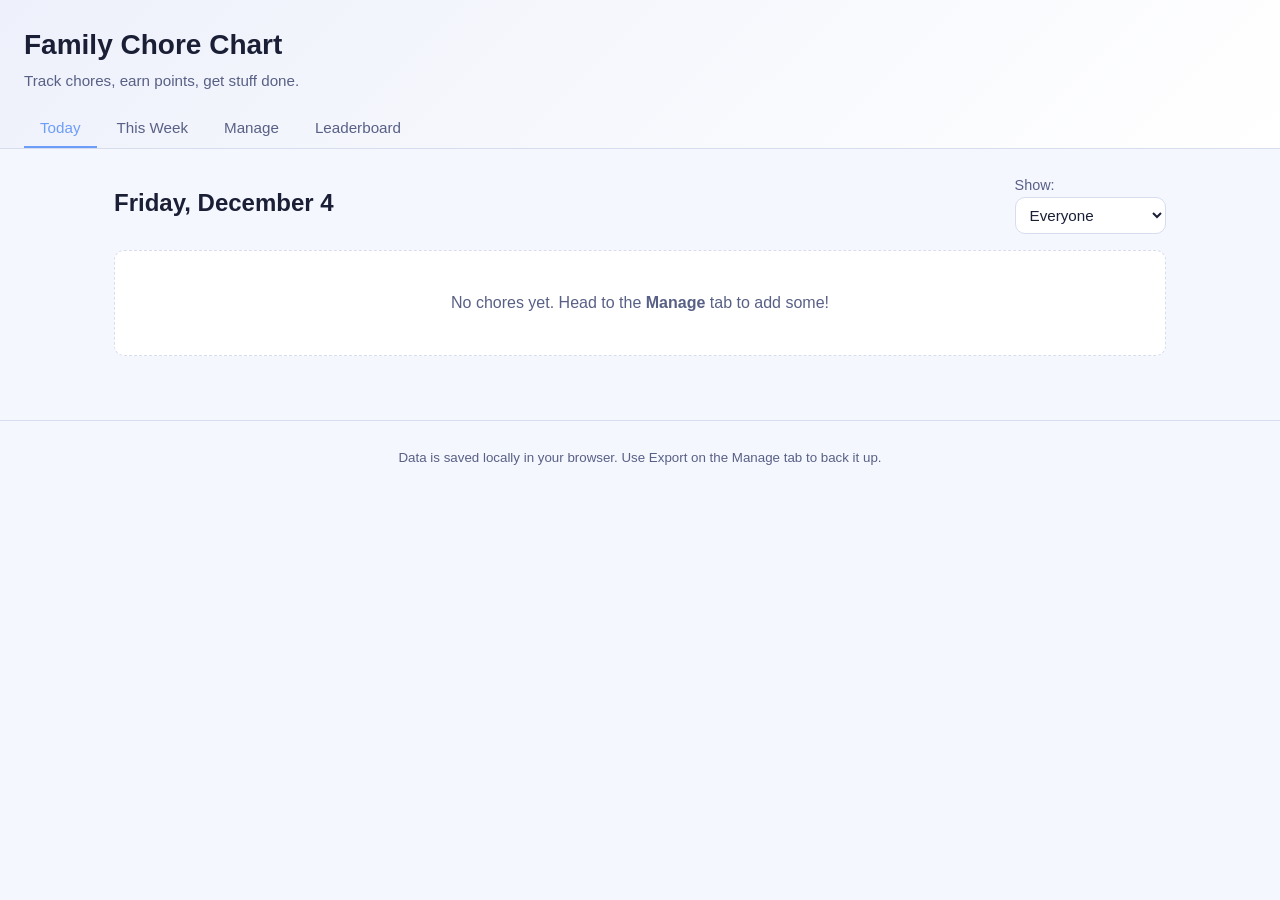
<file: chore-chart-app/index.html>
<!DOCTYPE html>
<html lang="en">
<head>
  <meta charset="UTF-8" />
  <meta name="viewport" content="width=device-width, initial-scale=1.0" />
  <title>Family Chore Chart</title>
  <link rel="stylesheet" href="style.css" />
</head>
<body>
  <header class="app-header">
    <h1>Family Chore Chart</h1>
    <p class="tagline">Track chores, earn points, get stuff done.</p>
    <nav class="tabs" role="tablist">
      <button class="tab active" data-tab="today" role="tab">Today</button>
      <button class="tab" data-tab="week" role="tab">This Week</button>
      <button class="tab" data-tab="manage" role="tab">Manage</button>
      <button class="tab" data-tab="stats" role="tab">Leaderboard</button>
    </nav>
  </header>

  <main>
    <!-- TODAY -->
    <section id="tab-today" class="tab-panel active">
      <div class="panel-head">
        <h2 id="today-heading">Today</h2>
        <div class="who-filter">
          <label for="today-who">Show:</label>
          <select id="today-who">
            <option value="all">Everyone</option>
          </select>
        </div>
      </div>
      <div id="today-list" class="chore-list"></div>
    </section>

    <!-- WEEK -->
    <section id="tab-week" class="tab-panel">
      <div class="panel-head">
        <h2>This Week</h2>
        <div class="week-nav">
          <button id="week-prev" class="btn-ghost">&larr; Prev</button>
          <span id="week-label"></span>
          <button id="week-next" class="btn-ghost">Next &rarr;</button>
        </div>
      </div>
      <div id="week-grid" class="week-grid"></div>
    </section>

    <!-- MANAGE -->
    <section id="tab-manage" class="tab-panel">
      <div class="manage-grid">
        <div class="card">
          <h2>Family Members</h2>
          <form id="member-form" class="stack">
            <label>
              Name
              <input type="text" id="member-name" placeholder="e.g. Alex" required />
            </label>
            <label>
              Color
              <input type="color" id="member-color" value="#6c9df8" />
            </label>
            <button type="submit" class="btn-primary">Add Member</button>
          </form>
          <ul id="member-list" class="member-list"></ul>
        </div>

        <div class="card">
          <h2>Chores</h2>
          <form id="chore-form" class="stack">
            <label>
              Chore
              <input type="text" id="chore-name" placeholder="e.g. Take out the trash" required />
            </label>
            <label>
              Assigned to
              <select id="chore-assignee" required></select>
            </label>
            <label>
              Points
              <input type="number" id="chore-points" value="5" min="1" max="100" required />
            </label>
            <fieldset class="days-fieldset">
              <legend>Days</legend>
              <div class="days-row">
                <label><input type="checkbox" class="day-cb" value="0" /> Sun</label>
                <label><input type="checkbox" class="day-cb" value="1" checked /> Mon</label>
                <label><input type="checkbox" class="day-cb" value="2" checked /> Tue</label>
                <label><input type="checkbox" class="day-cb" value="3" checked /> Wed</label>
                <label><input type="checkbox" class="day-cb" value="4" checked /> Thu</label>
                <label><input type="checkbox" class="day-cb" value="5" checked /> Fri</label>
                <label><input type="checkbox" class="day-cb" value="6" /> Sat</label>
              </div>
              <div class="day-presets">
                <button type="button" class="btn-ghost" data-preset="weekdays">Weekdays</button>
                <button type="button" class="btn-ghost" data-preset="weekends">Weekends</button>
                <button type="button" class="btn-ghost" data-preset="daily">Daily</button>
                <button type="button" class="btn-ghost" data-preset="clear">Clear</button>
              </div>
            </fieldset>
            <label>
              Notes (optional)
              <textarea id="chore-notes" rows="2" placeholder="How-to or reminders"></textarea>
            </label>
            <button type="submit" class="btn-primary">Add Chore</button>
          </form>
          <ul id="chore-list-manage" class="chore-manage-list"></ul>
        </div>

        <div class="card danger-zone">
          <h2>Danger Zone</h2>
          <p>Reset stats without losing members or chore definitions.</p>
          <button id="reset-week" class="btn-danger">Reset This Week's Completions</button>
          <button id="reset-all" class="btn-danger">Reset All Data</button>
          <hr />
          <button id="export-data" class="btn-ghost">Export Data</button>
          <button id="import-data" class="btn-ghost">Import Data</button>
          <input type="file" id="import-file" accept="application/json" hidden />
        </div>
      </div>
    </section>

    <!-- STATS -->
    <section id="tab-stats" class="tab-panel">
      <div class="panel-head">
        <h2>Leaderboard</h2>
        <div class="range-toggle">
          <button class="btn-ghost range-btn active" data-range="week">This Week</button>
          <button class="btn-ghost range-btn" data-range="all">All Time</button>
        </div>
      </div>
      <div id="leaderboard"></div>
      <div id="streaks" class="streaks"></div>
    </section>
  </main>

  <footer class="app-footer">
    <small>Data is saved locally in your browser. Use Export on the Manage tab to back it up.</small>
  </footer>

  <script src="app.js"></script>
</body>
</html>
</file>
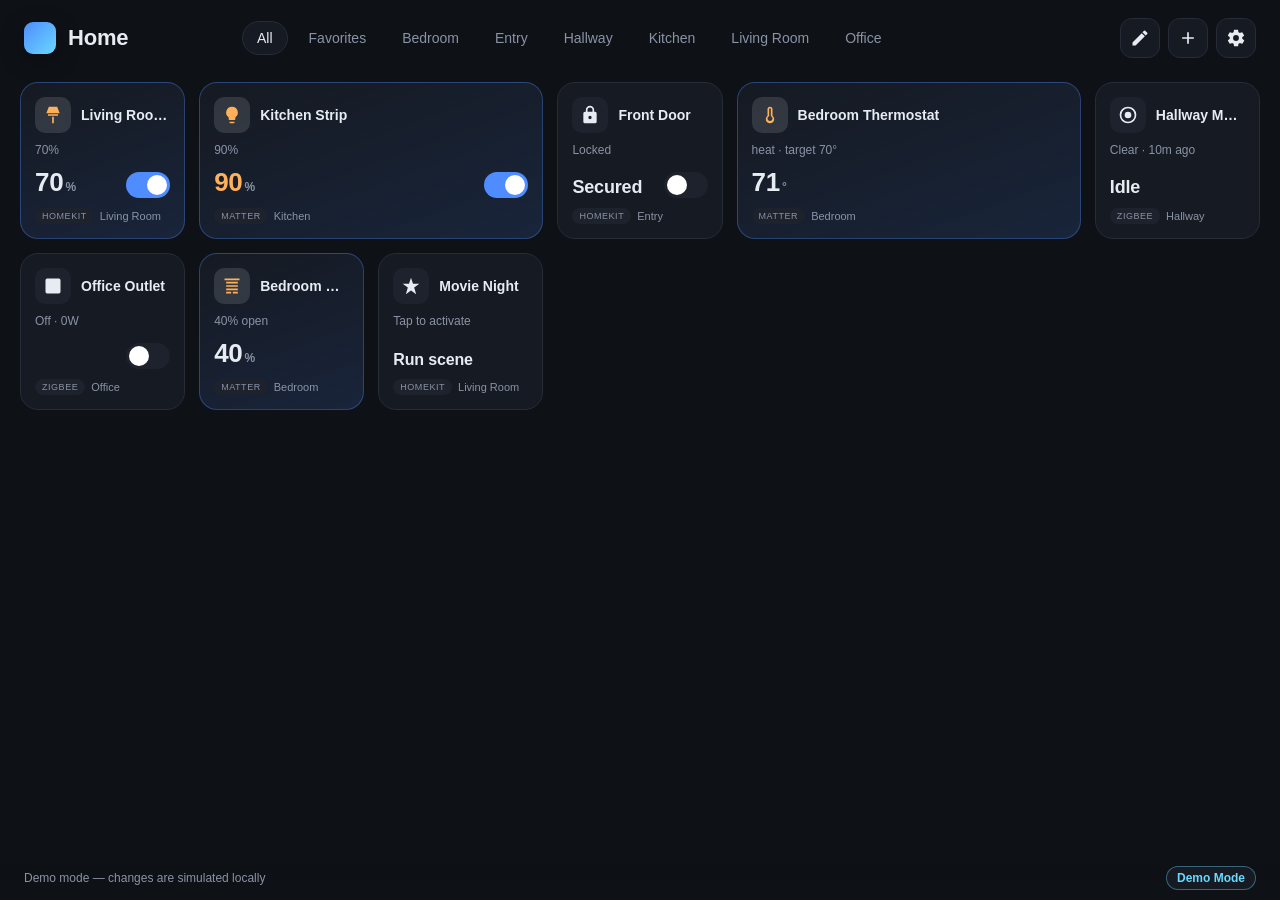
<file: smart-home-dashboard/index.html>
<!DOCTYPE html>
<html lang="en">
<head>
  <meta charset="UTF-8" />
  <meta name="viewport" content="width=device-width, initial-scale=1.0, viewport-fit=cover" />
  <meta name="theme-color" content="#0e1116" />
  <title>Smart Home Dashboard</title>
  <link rel="stylesheet" href="css/styles.css" />
</head>
<body>
  <div id="app">
    <header class="topbar">
      <div class="brand">
        <span class="logo" aria-hidden="true"></span>
        <h1 id="dashboard-title">Home</h1>
      </div>
      <nav id="room-tabs" class="room-tabs" role="tablist"></nav>
      <div class="actions">
        <button id="btn-edit" class="icon-btn" title="Edit dashboard" aria-label="Edit dashboard">
          <svg viewBox="0 0 24 24" width="20" height="20"><path fill="currentColor" d="M3 17.25V21h3.75L17.81 9.94l-3.75-3.75L3 17.25zm17.71-10.04a1 1 0 0 0 0-1.41l-2.5-2.5a1 1 0 0 0-1.41 0l-1.83 1.83 3.75 3.75 1.99-1.67z"/></svg>
        </button>
        <button id="btn-add" class="icon-btn" title="Add accessory" aria-label="Add accessory">
          <svg viewBox="0 0 24 24" width="20" height="20"><path fill="currentColor" d="M19 13h-6v6h-2v-6H5v-2h6V5h2v6h6z"/></svg>
        </button>
        <button id="btn-settings" class="icon-btn" title="Settings" aria-label="Settings">
          <svg viewBox="0 0 24 24" width="20" height="20"><path fill="currentColor" d="M19.43 12.98a7.65 7.65 0 0 0 0-1.96l2.11-1.65a.5.5 0 0 0 .12-.64l-2-3.46a.5.5 0 0 0-.6-.22l-2.49 1a7.7 7.7 0 0 0-1.7-.98l-.38-2.65A.5.5 0 0 0 14 2h-4a.5.5 0 0 0-.5.42l-.38 2.65c-.6.25-1.17.58-1.7.98l-2.49-1a.5.5 0 0 0-.6.22l-2 3.46a.5.5 0 0 0 .12.64l2.11 1.65a7.65 7.65 0 0 0 0 1.96L2.45 14.6a.5.5 0 0 0-.12.64l2 3.46c.14.24.42.34.67.22l2.49-1c.53.4 1.1.73 1.7.98l.38 2.65c.05.24.26.45.5.45h4a.5.5 0 0 0 .5-.42l.38-2.65c.6-.25 1.17-.58 1.7-.98l2.49 1c.25.1.53 0 .67-.22l2-3.46a.5.5 0 0 0-.12-.64l-2.11-1.65zM12 15.5A3.5 3.5 0 1 1 12 8.5a3.5 3.5 0 0 1 0 7z"/></svg>
        </button>
      </div>
    </header>

    <main id="dashboard" class="dashboard"></main>

    <footer class="statusbar">
      <span id="status-text">Loading…</span>
      <span id="connection-pill" class="pill" data-status="disconnected">Disconnected</span>
    </footer>
  </div>

  <!-- Modal: Add / Edit accessory -->
  <dialog id="modal-accessory" class="modal">
    <form id="accessory-form" method="dialog">
      <h2 id="accessory-form-title">Add Accessory</h2>

      <label>
        Name
        <input name="name" type="text" required maxlength="48" placeholder="Living Room Lamp" />
      </label>

      <div class="row">
        <label>
          Protocol
          <select name="protocol" required>
            <option value="homekit">HomeKit</option>
            <option value="matter">Matter</option>
            <option value="zigbee">Zigbee</option>
          </select>
        </label>
        <label>
          Type
          <select name="type" required>
            <option value="light">Light</option>
            <option value="switch">Switch / Outlet</option>
            <option value="dimmer">Dimmer</option>
            <option value="color-light">Color Light</option>
            <option value="thermostat">Thermostat</option>
            <option value="lock">Lock</option>
            <option value="blind">Blinds / Cover</option>
            <option value="fan">Fan</option>
            <option value="sensor-temp">Temperature Sensor</option>
            <option value="sensor-motion">Motion Sensor</option>
            <option value="sensor-contact">Contact Sensor</option>
            <option value="scene">Scene</option>
          </select>
        </label>
      </div>

      <div class="row">
        <label>
          Room
          <input name="room" type="text" list="room-suggestions" placeholder="Living Room" />
          <datalist id="room-suggestions"></datalist>
        </label>
        <label>
          Icon
          <select name="icon">
            <option value="auto">Auto</option>
            <option value="bulb">Bulb</option>
            <option value="lamp">Lamp</option>
            <option value="outlet">Outlet</option>
            <option value="thermo">Thermostat</option>
            <option value="lock">Lock</option>
            <option value="blind">Blind</option>
            <option value="fan">Fan</option>
            <option value="sensor">Sensor</option>
            <option value="scene">Scene</option>
          </select>
        </label>
      </div>

      <label>
        Device ID / Topic
        <input name="deviceId" type="text" placeholder="zigbee2mqtt/0x00158d…  or  HK accessory UUID" />
      </label>

      <details>
        <summary>Advanced</summary>
        <label>
          Bridge / Connector
          <select name="bridge"></select>
        </label>
        <label>
          Tile Size
          <select name="size">
            <option value="1x1">Small (1 x 1)</option>
            <option value="2x1">Wide (2 x 1)</option>
            <option value="2x2">Large (2 x 2)</option>
          </select>
        </label>
      </details>

      <menu class="form-actions">
        <button type="button" id="accessory-delete" class="danger" hidden>Delete</button>
        <button type="button" id="accessory-cancel">Cancel</button>
        <button type="submit" class="primary">Save</button>
      </menu>
    </form>
  </dialog>

  <!-- Modal: Settings (connectors) -->
  <dialog id="modal-settings" class="modal">
    <form id="settings-form" method="dialog">
      <h2>Settings</h2>

      <section>
        <h3>Dashboard</h3>
        <label>
          Dashboard Name
          <input name="title" type="text" maxlength="48" />
        </label>
        <label class="checkbox">
          <input name="darkMode" type="checkbox" />
          Dark mode
        </label>
        <label class="checkbox">
          <input name="demoMode" type="checkbox" />
          Demo mode (no real device traffic)
        </label>
      </section>

      <section>
        <h3>Connectors</h3>
        <p class="muted">Configure bridges for each protocol. Leave blank to use Demo mode.</p>

        <fieldset>
          <legend>HomeKit (Home Assistant / Homebridge)</legend>
          <label>Base URL <input name="hk_url" type="url" placeholder="http://homebridge.local:8581" /></label>
          <label>Token <input name="hk_token" type="password" autocomplete="off" /></label>
        </fieldset>

        <fieldset>
          <legend>Matter (Matter Controller / HA)</legend>
          <label>Base URL <input name="matter_url" type="url" placeholder="http://matter-controller.local:8080" /></label>
          <label>Token <input name="matter_token" type="password" autocomplete="off" /></label>
        </fieldset>

        <fieldset>
          <legend>Zigbee (zigbee2mqtt over WebSocket)</legend>
          <label>WebSocket URL <input name="zigbee_url" type="url" placeholder="ws://zigbee2mqtt.local:8080/api" /></label>
          <label>Token <input name="zigbee_token" type="password" autocomplete="off" /></label>
        </fieldset>
      </section>

      <section>
        <h3>Backup &amp; Restore</h3>
        <div class="row">
          <button type="button" id="btn-export">Export Config</button>
          <button type="button" id="btn-import">Import Config</button>
          <button type="button" id="btn-reset" class="danger">Reset</button>
        </div>
        <input id="import-file" type="file" accept="application/json" hidden />
      </section>

      <menu class="form-actions">
        <button type="button" id="settings-cancel">Cancel</button>
        <button type="submit" class="primary">Save</button>
      </menu>
    </form>
  </dialog>

  <!-- Modal: Accessory detail (full controls) -->
  <dialog id="modal-detail" class="modal">
    <div id="detail-content"></div>
    <menu class="form-actions">
      <button type="button" id="detail-edit">Edit</button>
      <button type="button" id="detail-close" class="primary">Done</button>
    </menu>
  </dialog>

  <script type="module" src="js/main.js"></script>
</body>
</html>
</file>
<file: chore-chart-app/style.css>
:root {
  --bg: #0f1221;
  --bg-elev: #1a1f36;
  --bg-elev-2: #232946;
  --text: #e9ecf8;
  --text-dim: #9aa3c4;
  --border: #2d3356;
  --primary: #6c9df8;
  --primary-dark: #4a7ad9;
  --success: #4ade80;
  --warning: #fbbf24;
  --danger: #f87171;
  --radius: 10px;
  --shadow: 0 6px 20px rgba(0, 0, 0, 0.35);
}

@media (prefers-color-scheme: light) {
  :root {
    --bg: #f5f7ff;
    --bg-elev: #ffffff;
    --bg-elev-2: #eef1fb;
    --text: #1a1f36;
    --text-dim: #596085;
    --border: #d7dcef;
    --shadow: 0 4px 14px rgba(20, 30, 70, 0.08);
  }
}

* { box-sizing: border-box; }

html, body {
  margin: 0;
  padding: 0;
  font-family: -apple-system, BlinkMacSystemFont, "Segoe UI", Roboto, "Helvetica Neue", Arial, sans-serif;
  background: var(--bg);
  color: var(--text);
  line-height: 1.5;
  min-height: 100vh;
}

.app-header {
  background: linear-gradient(135deg, var(--bg-elev-2), var(--bg-elev));
  padding: 24px 24px 0;
  border-bottom: 1px solid var(--border);
}

.app-header h1 {
  margin: 0 0 4px;
  font-size: 1.75rem;
}

.tagline {
  margin: 0 0 16px;
  color: var(--text-dim);
  font-size: 0.95rem;
}

.tabs {
  display: flex;
  gap: 4px;
  flex-wrap: wrap;
}

.tab {
  background: transparent;
  border: none;
  color: var(--text-dim);
  padding: 10px 16px;
  font-size: 0.95rem;
  font-weight: 500;
  cursor: pointer;
  border-bottom: 2px solid transparent;
  transition: color 0.15s, border-color 0.15s;
}

.tab:hover { color: var(--text); }

.tab.active {
  color: var(--primary);
  border-bottom-color: var(--primary);
}

main {
  max-width: 1100px;
  margin: 0 auto;
  padding: 24px;
}

.tab-panel { display: none; }
.tab-panel.active { display: block; }

.panel-head {
  display: flex;
  align-items: center;
  justify-content: space-between;
  flex-wrap: wrap;
  gap: 12px;
  margin-bottom: 16px;
}

.panel-head h2 { margin: 0; }

.who-filter label,
.range-toggle,
.week-nav {
  color: var(--text-dim);
  font-size: 0.9rem;
}

select, input[type="text"], input[type="number"], textarea {
  background: var(--bg-elev);
  color: var(--text);
  border: 1px solid var(--border);
  border-radius: var(--radius);
  padding: 8px 10px;
  font-size: 0.95rem;
  width: 100%;
  font-family: inherit;
}

select:focus, input:focus, textarea:focus {
  outline: none;
  border-color: var(--primary);
  box-shadow: 0 0 0 3px rgba(108, 157, 248, 0.25);
}

input[type="color"] {
  width: 56px;
  height: 36px;
  padding: 2px;
  border: 1px solid var(--border);
  border-radius: var(--radius);
  background: var(--bg-elev);
  cursor: pointer;
}

button {
  font-family: inherit;
  cursor: pointer;
  font-size: 0.95rem;
}

.btn-primary {
  background: var(--primary);
  color: white;
  border: none;
  padding: 10px 16px;
  border-radius: var(--radius);
  font-weight: 600;
  transition: background 0.15s;
}

.btn-primary:hover { background: var(--primary-dark); }

.btn-ghost {
  background: transparent;
  color: var(--text);
  border: 1px solid var(--border);
  padding: 6px 12px;
  border-radius: var(--radius);
  transition: background 0.15s, border-color 0.15s;
}

.btn-ghost:hover { background: var(--bg-elev-2); border-color: var(--primary); }

.btn-ghost.active {
  background: var(--primary);
  color: white;
  border-color: var(--primary);
}

.btn-danger {
  background: transparent;
  color: var(--danger);
  border: 1px solid var(--danger);
  padding: 8px 14px;
  border-radius: var(--radius);
  margin-right: 8px;
  margin-top: 6px;
}

.btn-danger:hover { background: var(--danger); color: white; }

/* CHORE LIST (TODAY) */
.chore-list {
  display: flex;
  flex-direction: column;
  gap: 10px;
}

.chore-row {
  display: flex;
  align-items: center;
  gap: 12px;
  padding: 14px 16px;
  background: var(--bg-elev);
  border: 1px solid var(--border);
  border-left: 4px solid var(--primary);
  border-radius: var(--radius);
  box-shadow: var(--shadow);
  transition: opacity 0.2s, transform 0.1s;
}

.chore-row.done {
  opacity: 0.55;
  text-decoration: line-through;
  border-left-color: var(--success);
}

.chore-check {
  width: 26px;
  height: 26px;
  min-width: 26px;
  border: 2px solid var(--border);
  border-radius: 50%;
  background: transparent;
  display: inline-flex;
  align-items: center;
  justify-content: center;
  padding: 0;
  transition: all 0.15s;
}

.chore-check:hover { border-color: var(--success); }

.chore-check.checked {
  background: var(--success);
  border-color: var(--success);
  color: #0b1f12;
  font-weight: 800;
}

.chore-info {
  flex: 1;
  min-width: 0;
}

.chore-title {
  font-weight: 600;
  margin: 0;
  word-break: break-word;
}

.chore-meta {
  font-size: 0.85rem;
  color: var(--text-dim);
  margin-top: 2px;
}

.badge {
  display: inline-block;
  background: var(--bg-elev-2);
  color: var(--text);
  padding: 2px 8px;
  border-radius: 999px;
  font-size: 0.78rem;
  font-weight: 600;
  margin-right: 6px;
}

.badge-points { background: rgba(251, 191, 36, 0.15); color: var(--warning); }

.empty-state {
  text-align: center;
  color: var(--text-dim);
  padding: 40px 20px;
  background: var(--bg-elev);
  border: 1px dashed var(--border);
  border-radius: var(--radius);
}

/* WEEK GRID */
.week-grid {
  display: grid;
  grid-template-columns: 180px repeat(7, 1fr);
  gap: 1px;
  background: var(--border);
  border: 1px solid var(--border);
  border-radius: var(--radius);
  overflow: hidden;
  font-size: 0.85rem;
}

.week-cell {
  background: var(--bg-elev);
  padding: 8px;
  min-height: 40px;
  display: flex;
  align-items: center;
  justify-content: center;
  text-align: center;
}

.week-cell.header {
  background: var(--bg-elev-2);
  font-weight: 600;
  flex-direction: column;
  gap: 2px;
}

.week-cell.row-head {
  background: var(--bg-elev-2);
  justify-content: flex-start;
  text-align: left;
  font-weight: 500;
  padding-left: 12px;
}

.week-cell.today { background: rgba(108, 157, 248, 0.08); }

.week-cell .dot {
  width: 22px;
  height: 22px;
  border-radius: 50%;
  border: 1.5px solid var(--border);
  cursor: pointer;
  background: transparent;
  transition: all 0.15s;
}

.week-cell .dot.scheduled { border-color: var(--primary); }
.week-cell .dot.done { background: var(--success); border-color: var(--success); }
.week-cell .dot.na { cursor: default; opacity: 0.25; }
.week-cell .dot:not(.na):hover { transform: scale(1.15); }

@media (max-width: 720px) {
  .week-grid { grid-template-columns: 120px repeat(7, minmax(36px, 1fr)); font-size: 0.75rem; }
  .week-cell.row-head { padding-left: 8px; }
}

/* MANAGE */
.manage-grid {
  display: grid;
  grid-template-columns: repeat(auto-fit, minmax(320px, 1fr));
  gap: 16px;
}

.card {
  background: var(--bg-elev);
  border: 1px solid var(--border);
  border-radius: var(--radius);
  padding: 20px;
  box-shadow: var(--shadow);
}

.card h2 { margin-top: 0; }

.stack { display: flex; flex-direction: column; gap: 12px; }
.stack label { display: flex; flex-direction: column; gap: 4px; font-size: 0.9rem; color: var(--text-dim); }

.days-fieldset {
  border: 1px solid var(--border);
  border-radius: var(--radius);
  padding: 8px 12px;
}

.days-fieldset legend { font-size: 0.85rem; color: var(--text-dim); padding: 0 4px; }

.days-row {
  display: flex;
  flex-wrap: wrap;
  gap: 10px;
}

.days-row label {
  color: var(--text);
  font-size: 0.9rem;
  flex-direction: row;
  align-items: center;
  gap: 4px;
}

.day-presets { display: flex; flex-wrap: wrap; gap: 6px; margin-top: 8px; }
.day-presets .btn-ghost { font-size: 0.8rem; padding: 4px 10px; }

.member-list, .chore-manage-list {
  list-style: none;
  padding: 0;
  margin: 16px 0 0;
  display: flex;
  flex-direction: column;
  gap: 8px;
}

.member-item, .chore-manage-item {
  display: flex;
  align-items: center;
  gap: 10px;
  padding: 10px 12px;
  background: var(--bg-elev-2);
  border-radius: var(--radius);
}

.color-swatch {
  width: 18px;
  height: 18px;
  border-radius: 50%;
  flex-shrink: 0;
}

.item-name { flex: 1; font-weight: 500; }
.item-meta { color: var(--text-dim); font-size: 0.85rem; }

.icon-btn {
  background: transparent;
  border: none;
  color: var(--text-dim);
  padding: 4px 8px;
  border-radius: 6px;
  font-size: 0.85rem;
}
.icon-btn:hover { color: var(--danger); background: rgba(248, 113, 113, 0.1); }

.danger-zone { border: 1px solid rgba(248, 113, 113, 0.3); }
.danger-zone hr { border: none; border-top: 1px solid var(--border); margin: 16px 0; }

/* LEADERBOARD */
#leaderboard { display: flex; flex-direction: column; gap: 12px; }

.leader-row {
  display: grid;
  grid-template-columns: 40px 1fr auto;
  align-items: center;
  gap: 14px;
  padding: 16px;
  background: var(--bg-elev);
  border: 1px solid var(--border);
  border-radius: var(--radius);
}

.leader-rank {
  font-size: 1.3rem;
  font-weight: 800;
  color: var(--text-dim);
  text-align: center;
}
.leader-rank.first { color: #fbbf24; }
.leader-rank.second { color: #cbd5e1; }
.leader-rank.third { color: #d97706; }

.leader-bar {
  height: 8px;
  background: var(--bg-elev-2);
  border-radius: 999px;
  overflow: hidden;
  margin-top: 6px;
}
.leader-bar-fill {
  height: 100%;
  background: var(--primary);
  border-radius: 999px;
  transition: width 0.4s;
}

.leader-points {
  font-weight: 700;
  font-size: 1.1rem;
  text-align: right;
}

.streaks {
  display: grid;
  grid-template-columns: repeat(auto-fit, minmax(180px, 1fr));
  gap: 12px;
  margin-top: 24px;
}

.streak-card {
  padding: 14px;
  background: var(--bg-elev);
  border: 1px solid var(--border);
  border-radius: var(--radius);
  text-align: center;
}
.streak-card .num { font-size: 1.8rem; font-weight: 800; color: var(--warning); }
.streak-card .label { color: var(--text-dim); font-size: 0.85rem; }

.app-footer {
  text-align: center;
  color: var(--text-dim);
  padding: 24px;
  border-top: 1px solid var(--border);
  margin-top: 40px;
}
</file>
<file: smart-home-dashboard/css/styles.css>
/* Smart Home Dashboard — themeable, responsive, customizable */

:root {
  --bg: #0e1116;
  --bg-elev: #161a22;
  --bg-elev-2: #1d222c;
  --border: #262c38;
  --text: #e7ecf3;
  --text-muted: #8a93a6;
  --accent: #4f8cff;
  --accent-warm: #ffb05a;
  --accent-cool: #6ad8ff;
  --danger: #ff5c5c;
  --success: #4ade80;
  --warn: #f5c451;
  --tile-radius: 18px;
  --tile-gap: 14px;
  --tile-min: 150px;
  --tile-pad: 14px;
  --shadow: 0 6px 22px rgba(0, 0, 0, 0.35);
  --transition: 200ms cubic-bezier(.2,.7,.3,1);
}

[data-theme="light"] {
  --bg: #f3f4f8;
  --bg-elev: #ffffff;
  --bg-elev-2: #f8f9fc;
  --border: #e2e6ee;
  --text: #161a22;
  --text-muted: #5d6477;
  --shadow: 0 6px 18px rgba(20, 25, 40, 0.08);
}

* { box-sizing: border-box; }

html, body {
  margin: 0;
  padding: 0;
  background: var(--bg);
  color: var(--text);
  font-family: -apple-system, BlinkMacSystemFont, "Segoe UI", Roboto, "Helvetica Neue", Arial, sans-serif;
  -webkit-font-smoothing: antialiased;
  min-height: 100vh;
}

#app {
  max-width: 1400px;
  margin: 0 auto;
  padding: env(safe-area-inset-top) 20px 80px;
  display: flex;
  flex-direction: column;
  gap: 16px;
  min-height: 100vh;
}

/* ---------- Top bar ---------- */
.topbar {
  display: flex;
  align-items: center;
  gap: 16px;
  padding: 18px 4px 8px;
  flex-wrap: wrap;
}

.brand {
  display: flex;
  align-items: center;
  gap: 12px;
  min-width: 200px;
}

.brand h1 {
  margin: 0;
  font-size: 22px;
  font-weight: 700;
  letter-spacing: -0.01em;
}

.logo {
  width: 32px;
  height: 32px;
  border-radius: 9px;
  background: linear-gradient(135deg, var(--accent), var(--accent-cool));
  display: inline-block;
  box-shadow: var(--shadow);
}

.actions {
  display: flex;
  gap: 8px;
  margin-left: auto;
}

.icon-btn {
  background: var(--bg-elev);
  color: var(--text);
  border: 1px solid var(--border);
  border-radius: 12px;
  width: 40px;
  height: 40px;
  display: inline-flex;
  align-items: center;
  justify-content: center;
  cursor: pointer;
  transition: background var(--transition), transform var(--transition);
}

.icon-btn:hover { background: var(--bg-elev-2); }
.icon-btn:active { transform: scale(0.96); }
.icon-btn.active {
  background: var(--accent);
  color: #fff;
  border-color: transparent;
}

/* ---------- Room tabs ---------- */
.room-tabs {
  display: flex;
  gap: 6px;
  flex: 1 1 auto;
  overflow-x: auto;
  scrollbar-width: none;
  padding: 2px;
}
.room-tabs::-webkit-scrollbar { display: none; }

.room-tab {
  background: transparent;
  color: var(--text-muted);
  border: 1px solid transparent;
  border-radius: 999px;
  padding: 8px 14px;
  font-size: 14px;
  font-weight: 500;
  cursor: pointer;
  white-space: nowrap;
  transition: var(--transition);
}
.room-tab:hover { color: var(--text); }
.room-tab[aria-selected="true"] {
  background: var(--bg-elev);
  color: var(--text);
  border-color: var(--border);
}

/* ---------- Dashboard grid ---------- */
.dashboard {
  display: grid;
  grid-template-columns: repeat(auto-fill, minmax(var(--tile-min), 1fr));
  gap: var(--tile-gap);
  align-content: start;
}

.dashboard.is-editing .tile {
  animation: jiggle 1.3s infinite ease-in-out;
}
@keyframes jiggle {
  0%, 100% { transform: rotate(-0.4deg); }
  50% { transform: rotate(0.4deg); }
}

.empty {
  grid-column: 1 / -1;
  text-align: center;
  padding: 80px 20px;
  color: var(--text-muted);
  border: 2px dashed var(--border);
  border-radius: var(--tile-radius);
}
.empty button {
  margin-top: 16px;
}

/* ---------- Tiles ---------- */
.tile {
  background: var(--bg-elev);
  border: 1px solid var(--border);
  border-radius: var(--tile-radius);
  padding: var(--tile-pad);
  display: flex;
  flex-direction: column;
  gap: 10px;
  position: relative;
  cursor: pointer;
  user-select: none;
  transition: background var(--transition), transform var(--transition), border-color var(--transition);
  min-height: 120px;
  overflow: hidden;
}

.tile:hover { border-color: #3a4358; }
.tile:active { transform: scale(0.985); }
.tile[data-on="true"] {
  background: linear-gradient(160deg, var(--bg-elev) 0%, rgba(79, 140, 255, 0.18) 120%);
  border-color: rgba(79, 140, 255, 0.35);
}
.tile[data-size="2x1"] { grid-column: span 2; }
.tile[data-size="2x2"] { grid-column: span 2; grid-row: span 2; }

.tile-header {
  display: flex;
  align-items: center;
  gap: 10px;
}

.tile-icon {
  width: 36px;
  height: 36px;
  border-radius: 10px;
  background: var(--bg-elev-2);
  display: inline-flex;
  align-items: center;
  justify-content: center;
  color: var(--text);
}
.tile[data-on="true"] .tile-icon {
  background: rgba(255, 255, 255, 0.12);
  color: var(--accent-warm);
}

.tile-name {
  font-weight: 600;
  font-size: 14px;
  line-height: 1.2;
  flex: 1;
  overflow: hidden;
  text-overflow: ellipsis;
  white-space: nowrap;
}

.tile-state {
  font-size: 12px;
  color: var(--text-muted);
}

.tile-body {
  margin-top: auto;
  display: flex;
  align-items: flex-end;
  justify-content: space-between;
  gap: 10px;
}

.tile-value {
  font-size: 26px;
  font-weight: 700;
  letter-spacing: -0.01em;
}

.tile-unit {
  font-size: 12px;
  color: var(--text-muted);
  margin-left: 2px;
}

.tile-meta {
  font-size: 11px;
  color: var(--text-muted);
  display: flex;
  gap: 6px;
  align-items: center;
}

.protocol-pill {
  text-transform: uppercase;
  font-size: 9px;
  letter-spacing: 0.06em;
  background: var(--bg-elev-2);
  color: var(--text-muted);
  border-radius: 999px;
  padding: 3px 7px;
}

.tile-remove {
  position: absolute;
  top: -8px;
  left: -8px;
  width: 24px;
  height: 24px;
  border-radius: 50%;
  background: var(--danger);
  color: #fff;
  border: 2px solid var(--bg);
  display: none;
  align-items: center;
  justify-content: center;
  font-size: 14px;
  cursor: pointer;
  z-index: 2;
}
.dashboard.is-editing .tile-remove { display: inline-flex; }

.tile.dragging { opacity: 0.4; }
.tile.drop-target { outline: 2px dashed var(--accent); outline-offset: 2px; }

/* ---------- Inline controls ---------- */
.slider {
  -webkit-appearance: none;
  appearance: none;
  height: 6px;
  width: 100%;
  background: var(--bg-elev-2);
  border-radius: 999px;
  outline: none;
}
.slider::-webkit-slider-thumb {
  -webkit-appearance: none;
  width: 18px;
  height: 18px;
  border-radius: 50%;
  background: var(--accent);
  cursor: pointer;
  border: 2px solid #fff;
}
.slider::-moz-range-thumb {
  width: 18px;
  height: 18px;
  border-radius: 50%;
  background: var(--accent);
  cursor: pointer;
  border: 2px solid #fff;
}

.toggle {
  width: 44px;
  height: 26px;
  background: var(--bg-elev-2);
  border-radius: 999px;
  position: relative;
  cursor: pointer;
  flex-shrink: 0;
  transition: background var(--transition);
}
.toggle::after {
  content: "";
  position: absolute;
  top: 3px;
  left: 3px;
  width: 20px;
  height: 20px;
  border-radius: 50%;
  background: #fff;
  transition: var(--transition);
}
.toggle[data-on="true"] { background: var(--accent); }
.toggle[data-on="true"]::after { left: 21px; }

/* ---------- Status bar ---------- */
.statusbar {
  position: fixed;
  bottom: 0;
  left: 0;
  right: 0;
  padding: 10px 24px;
  display: flex;
  justify-content: space-between;
  align-items: center;
  background: linear-gradient(180deg, transparent, var(--bg) 60%);
  font-size: 12px;
  color: var(--text-muted);
  pointer-events: none;
}

.pill {
  background: var(--bg-elev);
  border: 1px solid var(--border);
  border-radius: 999px;
  padding: 4px 10px;
  font-weight: 600;
}
.pill[data-status="connected"] { color: var(--success); border-color: rgba(74, 222, 128, 0.4); }
.pill[data-status="connecting"] { color: var(--warn); border-color: rgba(245, 196, 81, 0.4); }
.pill[data-status="disconnected"] { color: var(--text-muted); }
.pill[data-status="demo"] { color: var(--accent-cool); border-color: rgba(106, 216, 255, 0.4); }

/* ---------- Modals ---------- */
.modal {
  background: var(--bg-elev);
  color: var(--text);
  border: 1px solid var(--border);
  border-radius: 18px;
  padding: 0;
  max-width: 520px;
  width: 92vw;
  box-shadow: var(--shadow);
}
.modal::backdrop {
  background: rgba(0, 0, 0, 0.55);
  backdrop-filter: blur(4px);
}
.modal form, .modal > div {
  padding: 24px;
}
.modal h2 { margin: 0 0 18px; font-size: 20px; }
.modal h3 { margin: 18px 0 10px; font-size: 15px; color: var(--text); }
.modal section + section { margin-top: 16px; }

.modal label {
  display: flex;
  flex-direction: column;
  font-size: 13px;
  color: var(--text-muted);
  gap: 6px;
  margin-bottom: 12px;
}
.modal label.checkbox {
  flex-direction: row;
  align-items: center;
  color: var(--text);
}
.modal input, .modal select {
  background: var(--bg-elev-2);
  color: var(--text);
  border: 1px solid var(--border);
  border-radius: 10px;
  padding: 10px 12px;
  font-size: 14px;
  outline: none;
  transition: border-color var(--transition);
}
.modal input:focus, .modal select:focus { border-color: var(--accent); }

.modal fieldset {
  border: 1px solid var(--border);
  border-radius: 12px;
  padding: 12px 14px;
  margin: 10px 0;
}
.modal fieldset legend {
  padding: 0 6px;
  font-size: 13px;
  color: var(--text);
}

.row {
  display: flex;
  gap: 12px;
}
.row > label { flex: 1; }

.muted { color: var(--text-muted); font-size: 12px; margin: 0 0 8px; }

.form-actions {
  display: flex;
  justify-content: flex-end;
  gap: 8px;
  margin: 18px 0 0;
  padding: 0;
}
.form-actions button {
  background: var(--bg-elev-2);
  color: var(--text);
  border: 1px solid var(--border);
  border-radius: 10px;
  padding: 9px 16px;
  font-size: 14px;
  cursor: pointer;
  transition: var(--transition);
}
.form-actions button:hover { background: var(--border); }
.form-actions button.primary {
  background: var(--accent);
  color: #fff;
  border-color: transparent;
}
.form-actions button.primary:hover { filter: brightness(1.1); }
.form-actions button.danger {
  background: transparent;
  color: var(--danger);
  border-color: rgba(255, 92, 92, 0.4);
  margin-right: auto;
}
.form-actions button.danger:hover { background: rgba(255, 92, 92, 0.1); }

details summary {
  cursor: pointer;
  padding: 6px 0;
  font-size: 13px;
  color: var(--text-muted);
}

/* ---------- Detail view ---------- */
.detail-header {
  display: flex;
  align-items: center;
  gap: 14px;
  margin-bottom: 18px;
}
.detail-icon {
  width: 56px; height: 56px;
  border-radius: 14px;
  background: var(--bg-elev-2);
  display: flex; align-items: center; justify-content: center;
}
.detail-title { font-size: 18px; font-weight: 700; }
.detail-sub { font-size: 13px; color: var(--text-muted); }

.detail-control {
  background: var(--bg-elev-2);
  border-radius: 14px;
  padding: 14px;
  margin-bottom: 12px;
}
.detail-control h4 {
  margin: 0 0 10px;
  font-size: 13px;
  text-transform: uppercase;
  letter-spacing: 0.05em;
  color: var(--text-muted);
}

.color-wheel {
  display: grid;
  grid-template-columns: repeat(8, 1fr);
  gap: 8px;
}
.color-swatch {
  aspect-ratio: 1;
  border-radius: 50%;
  cursor: pointer;
  border: 2px solid transparent;
  transition: var(--transition);
}
.color-swatch:hover { transform: scale(1.1); }
.color-swatch.selected { border-color: #fff; box-shadow: 0 0 0 2px var(--accent); }

/* ---------- Mobile ---------- */
@media (max-width: 640px) {
  :root { --tile-min: 140px; --tile-gap: 10px; }
  #app { padding: 8px 12px 80px; }
  .topbar { padding: 12px 0 4px; }
  .brand h1 { font-size: 18px; }
  .icon-btn { width: 36px; height: 36px; }
  .modal { width: 96vw; }
  .modal form, .modal > div { padding: 18px; }
}
</file>
